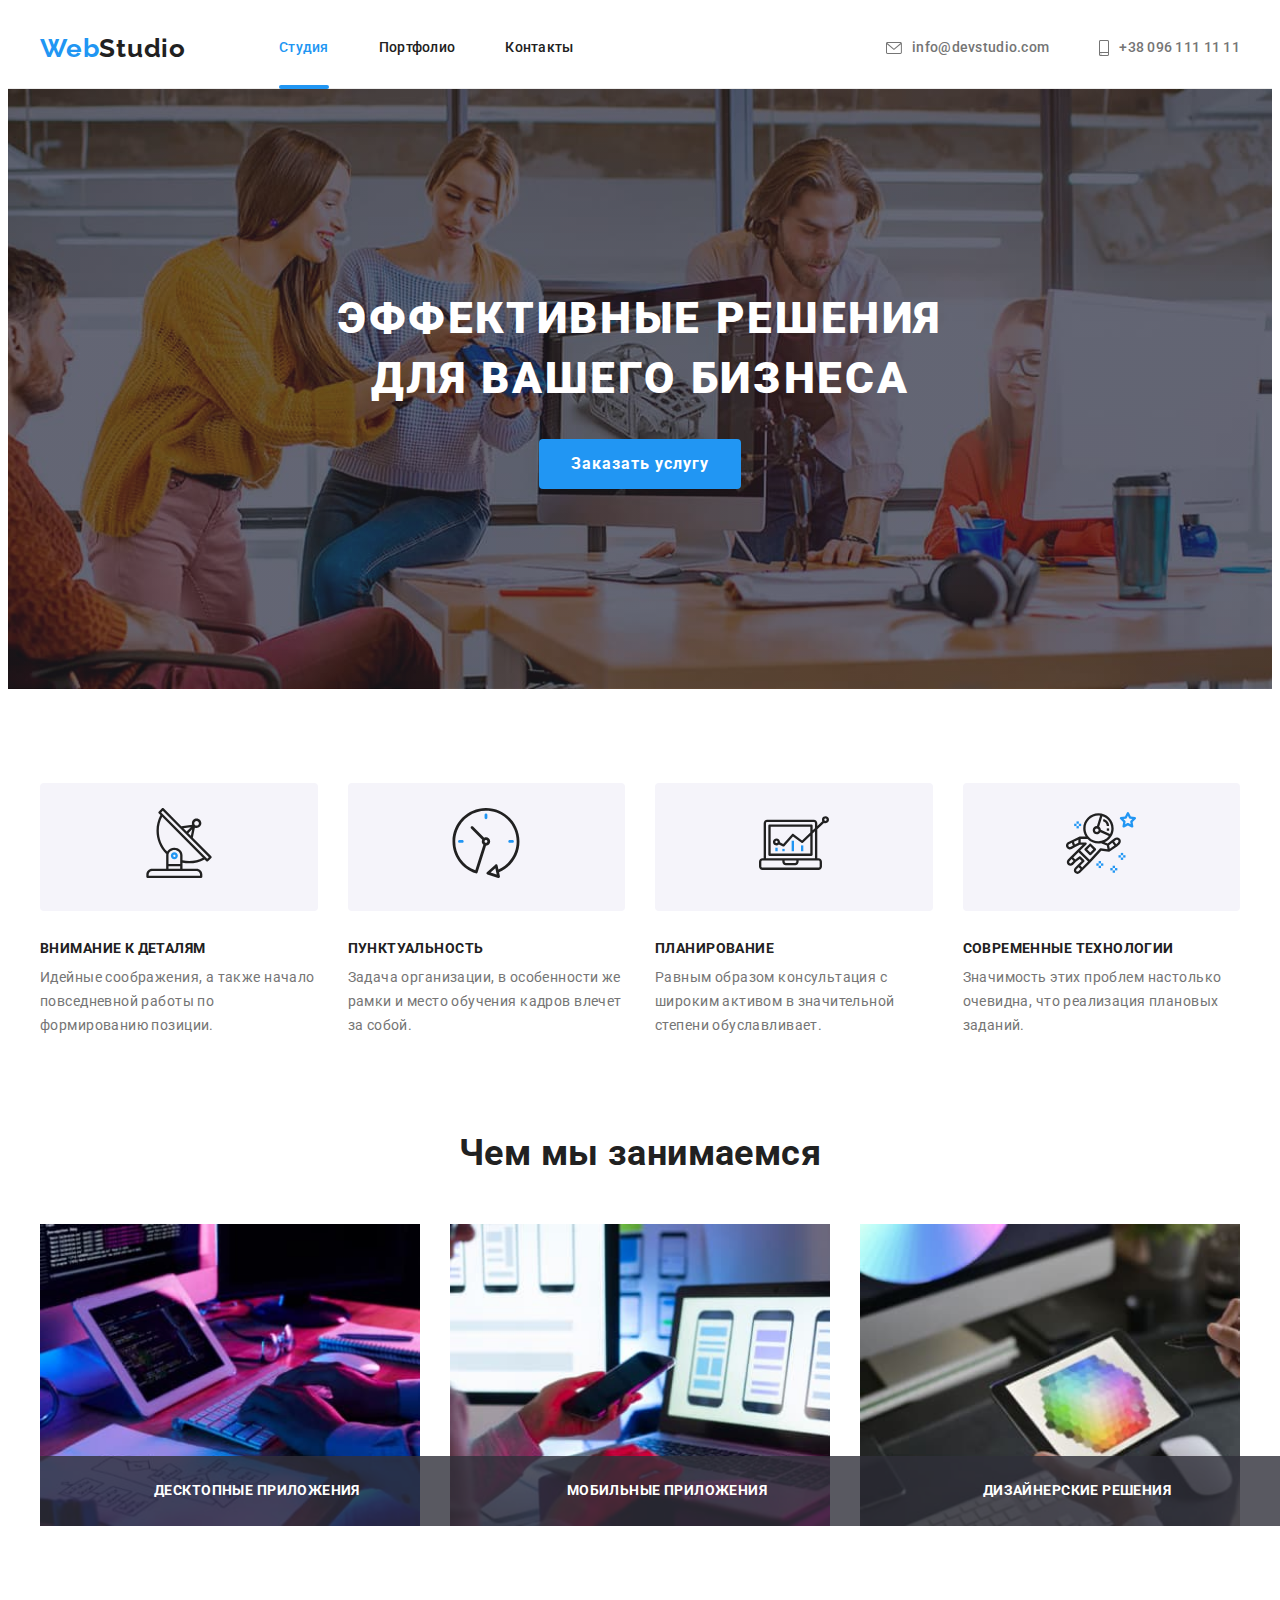
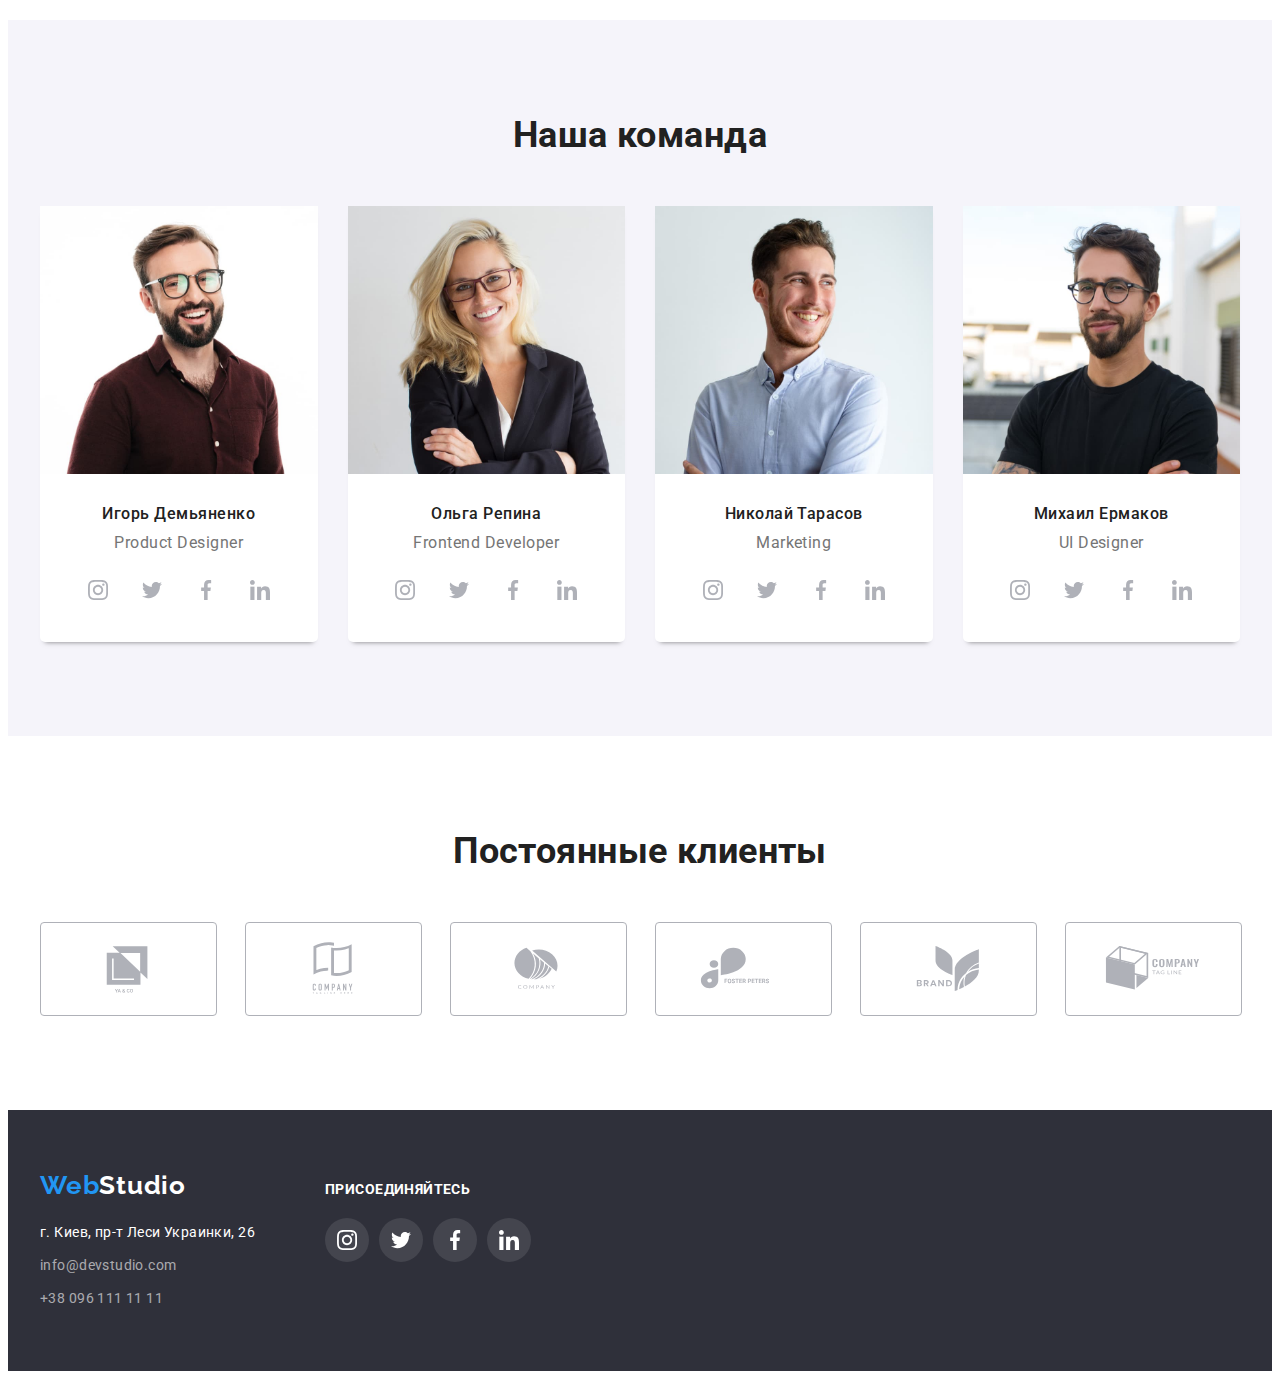
<file: index.html>
<!DOCTYPE html>
<html lang="ru">
  <head>
    <meta http-equiv="X-UA-Compatible" content="IE=edge">
    <meta name="viewport" content="width=device-width, initial-scale=1.0">
    <title>Разработка сайтов</title>
    <link rel="preconnect" href="https://fonts.googleapis.com">
    <link rel="preconnect" href="https://fonts.gstatic.com" crossorigin>
    <link href="https://fonts.googleapis.com/css2?family=Raleway:wght@700&family=Roboto:wght@400;500;700;900&display=swap"
      rel="stylesheet">
      <link rel="stylesheet" href="https://cdnjs.cloudflare.com/ajax/libs/modern-normalize/1.1.0/modern-normalize.min.css"
        integrity="sha512-wpPYUAdjBVSE4KJnH1VR1HeZfpl1ub8YT/NKx4PuQ5NmX2tKuGu6U/JRp5y+Y8XG2tV+wKQpNHVUX03MfMFn9Q=="
        crossorigin="anonymous" referrerpolicy="no-referrer" />
    <link rel="stylesheet" href="./css/reset.css">
    <link rel="stylesheet" href="./css/styles.css">
  </head>
  <body>
    <!-- раздел с логотипом, навигацией и контактами -->
    <header class="head">
      <div class="container header-container">
       <nav class="head-navigation">
        <a lang="en" class="link logo-link" href="./index.html">Web<span class="logo-header">Studio</span>
        </a>
        <ul class="list navigation-list">
          <li class="navigation-item"><a class="link navigation-link current" href="./index.html">Студия</a></li>
          <li class="navigation-item"><a class="link navigation-link" href="./portfolio.html">Портфолио</a></li>
          <li class="navigation-item"><a class="link navigation-link" href="">Контакты</a></li>
        </ul>
        </nav>
        <ul class="list contakts-list">
          <li  class="contakts-item">
            <a class="link navigation-link" href="mailto:info@devstudio.com">
              <svg class="contakts-link-icon" width="16" height="12">
                <use href="./images/icons.svg#icon-envelope"></use>
              </svg>info@devstudio.com</a></li>
          <li class="contakts-item">
            <a class="link navigation-link" href="tel:+380961111111">
              <svg class="contakts-link-icon" width="10" height="16">
                <use href="./images/icons.svg#icon-smartphone" width="10" height="16"></use>
              </svg>+38 096 111 11 11</a></li>
        </ul>
       </div>
    </header>
    <main>
        <!--секция - шапка сайта с заголовком и кнопкой - HERO-->
      <section class="hero">  
        <div class="container">
         <h1 class="hero-title">Эффективные решения для вашего бизнеса</h1>
         <button type="button" class="hero-btn" data-modal-open>Заказать услугу</button>
        </div>
      </section>
        <!-- Секция с описанием достоинств компании -->
      <section class="about section">
        <div class="container">
        <h2 class="visually-hidden">Особенности нашей команды</h2>
        <ul class="list about-list">
       
          <li class="about-item">
          <div class="about-box-icon">
            <svg width="70" height="70">
              <use href="./images/icons.svg#icon-antenna"/>
            </svg>
          </div>
          <h3 class="title about-title">Внимание к деталям</h3>
          <p class="about-aftertitle">Идейные соображения, а также начало повседневной работы по формированию позиции.</p>
          
         </li>
         <li class="about-item">
          <div class="about-box-icon">
            <svg width="70" height="70">
              <use href="./images/icons.svg#icon-clock"/>
            </svg>
          </div>
          <h3 class="title about-title">Пунктуальность</h3>
           <p class="about-aftertitle">Задача организации, в особенности же рамки и место обучения кадров влечет за собой.</p>
         </li>
         <li class="about-item">
          <div class="about-box-icon">
            <svg width="70" height="70">
              <use href="./images/icons.svg#icon-diagram"/>
            </svg>
          </div>
          <h3 class="title about-title">Планирование</h3>
           <p class="about-aftertitle">Равным образом консультация с широким активом в значительной степени обуславливает.</p>
         </li>
         <li class="about-item">
          <div class="about-box-icon">
            <svg width="70" height="70">
              <use href="./images/icons.svg#icon-astronaut"/>
            </svg>
          </div>
          <h3 class="title about-title">Современные технологии</h3>
           <p class="about-aftertitle">Значимость этих проблем настолько очевидна, что реализация плановых заданий.</p>
         </li>
        </ul>
        </div>
      </section>    
    <!-- Секция с ссылками на описание видов деятельности компании  -->
      <section class="activity section">
        <div class="container">
        <h2 class="section-title activity-title">Чем мы занимаемся</h2>
        <ul class="list activity-list">
          <li class="activity-item">
            <img 
              src="./images/box_1.jpg" 
              alt="человек пишет програмный код на планшете" 
              width="370"
            >
            <h3 class="activity-item-text">десктопные приложения</h3>
          </li>
          <li class="activity-item">
            <img 
              src="./images/box_2.jpg" 
              alt="человек разрабатывает макет сайта для телефона" 
              width="370"
            >
            <h3 class="activity-item-text">мобильные приложения</h3>
          </li>
          <li class="activity-item">
            <img 
              src="./images/box_3.jpg" 
              alt="человек выбирает на планшете цвет из цветовой гаммы" 
              width="370"
            >
            <h3 class="activity-item-text">дизайнерские решения</h3>
          </li>
        </ul>
        </div>
      </section>
    <!-- Секция с фото, фамилиями, именами и должностями сотрудников компании  -->
      <section class="collective section">
        <div class="container">
        <h2 class="title section-title">Наша команда</h2>
        <ul class="list collective-list">
          <li class="collective-item">
            <img 
              src="./images/igor.jpg" 
              alt="Фото Игоря Демьяненко" 
              width="270"
            >
            <div class="collective-member-caption">
              <h3 class="collective-member">Игорь Демьяненко</h3>
              <p lang="en" class="collective-member-prof">Product Designer</p>
              <ul class="member-social-list list">
                <li class="member-social-list-item">
                  <a class="member-social-link" href="" target="_blank" 
                rel="noreferrer noopener nofollow">
                    <svg class="member-social-link-icon">
                      <use href="./images/icons.svg#icon-instagram"></use>
                    </svg>
                  </a>
                </li>
                <li class="member-social-list-item">
                  <a class="member-social-link" href="" target="_blank" 
                rel="noreferrer noopener nofollow">
                    <svg class="member-social-link-icon">
                      <use href="./images/icons.svg#icon-twitter"></use>
                    </svg>
                  </a>
                </li>
                <li class="member-social-list-item">
                  <a class="member-social-link" href="" target="_blank" 
                rel="noreferrer noopener nofollow">
                    <svg class="member-social-link-icon">
                      <use href="./images/icons.svg#icon-facebook"></use>
                    </svg>
                  </a>
                </li>
                <li class="member-social-list-item">
                  <a class="member-social-link" href="" target="_blank" 
                rel="noreferrer noopener nofollow">
                    <svg class="member-social-link-icon">
                      <use href="./images/icons.svg#icon-linkedin"></use>
                    </svg>
                  </a>
                </li>
              </ul>
            </div>
             <li class="collective-item">
              <img src="./images/olga.jpg" alt="Фото Ольги Репиной" width="270">
              <div class="collective-member-caption">
                <h3 class="collective-member">Ольга Репина</h3>
                <p lang="en" class="collective-member-prof">Frontend Developer</p>
                <ul class="member-social-list list">
                  <li class="member-social-list-item">
                    <a class="member-social-link" href="" target="_blank" 
                rel="noreferrer noopener nofollow">
                      <svg class="member-social-link-icon">
                        <use href="./images/icons.svg#icon-instagram"></use>
                      </svg>
                    </a>
                  </li>
                  <li class="member-social-list-item">
                    <a class="member-social-link" href="" target="_blank" 
                rel="noreferrer noopener nofollow">
                      <svg class="member-social-link-icon">
                        <use href="./images/icons.svg#icon-twitter"></use>
                      </svg>
                    </a>
                  </li>
                  <li class="member-social-list-item">
                    <a class="member-social-link" href="" target="_blank" 
                rel="noreferrer noopener nofollow">
                      <svg class="member-social-link-icon">
                        <use href="./images/icons.svg#icon-facebook"></use>
                      </svg>
                    </a>
                  </li>
                  <li class="member-social-list-item">
                    <a class="member-social-link" href="" target="_blank" 
                rel="noreferrer noopener nofollow">
                      <svg class="member-social-link-icon">
                        <use href="./images/icons.svg#icon-linkedin"></use>
                      </svg>
                    </a>
                  </li>
                </ul>
              </div>
            </li>
          <li class="collective-item">
            <img 
              src="./images/mykola.jpg" 
              alt="Фото Николая Тарасова" 
              width="270"
            >
            <div class="collective-member-caption">
              <h3 class="collective-member">Николай Тарасов</h3>  
              <p lang="en" class="collective-member-prof">Marketing</p> 
              <ul class="member-social-list list">
                <li class="member-social-list-item">
                  <a class="member-social-link" href="" target="_blank" 
                rel="noreferrer noopener nofollow">
                    <svg class="member-social-link-icon">
                      <use href="./images/icons.svg#icon-instagram"></use>
                    </svg>
                  </a>
                </li>
                <li class="member-social-list-item">
                  <a class="member-social-link" href="" target="_blank" 
                rel="noreferrer noopener nofollow">
                    <svg class="member-social-link-icon">
                      <use href="./images/icons.svg#icon-twitter"></use>
                    </svg>
                  </a>
                </li>
                <li class="member-social-list-item">
                  <a class="member-social-link" href="" target="_blank" 
                rel="noreferrer noopener nofollow">
                    <svg class="member-social-link-icon">
                      <use href="./images/icons.svg#icon-facebook"></use>
                    </svg>
                  </a>
                </li>
                <li class="member-social-list-item">
                  <a class="member-social-link" href="" target="_blank" 
                rel="noreferrer noopener nofollow">
                    <svg class="member-social-link-icon">
                      <use href="./images/icons.svg#icon-linkedin"></use>
                    </svg>
                  </a>
                </li>
              </ul>
            </div>
            </li>
          <li class="collective-item">
            <img 
              src="./images/mihail.jpg" 
              alt="Фото Михаила Ермакова" 
              width="270"
            >
            <div class="collective-member-caption">
              <h3 class="collective-member">Михаил Ермаков</h3>  
              <p lang="en" class="collective-member-prof">UI Designer</p> 
              <ul class="member-social-list list">
                <li class="member-social-list-item">
                  <a class="member-social-link" href="" target="_blank" 
                rel="noreferrer noopener nofollow">
                    <svg class="member-social-link-icon">
                      <use href="./images/icons.svg#icon-instagram"></use>
                    </svg>
                  </a>
                </li>
                <li class="member-social-list-item">
                  <a class="member-social-link" href="" target="_blank" 
                rel="noreferrer noopener nofollow">
                    <svg class="member-social-link-icon">
                      <use href="./images/icons.svg#icon-twitter"></use>
                    </svg>
                  </a>
                </li>
                <li class="member-social-list-item">
                  <a class="member-social-link" href="" target="_blank" 
                rel="noreferrer noopener nofollow">
                    <svg class="member-social-link-icon">
                      <use href="./images/icons.svg#icon-facebook"></use>
                    </svg>
                  </a>
                </li>
                <li class="member-social-list-item">
                  <a class="member-social-link" href="" target="_blank" 
                rel="noreferrer noopener nofollow">
                    <svg class="member-social-link-icon">
                      <use href="./images/icons.svg#icon-linkedin"></use>
                    </svg>
                  </a>
                </li>
              </ul>
            </div>
            </li>
        </ul>
        </div>
      </section>
      <!-- Секция с лого клиентов компании  -->
      <section class="customer-section">
        <div class="container">
          <h2 class="title section-title">Постоянные клиенты</h2>
            <ul class="list customer-list">
              <li class="customer-list-item">
                <a class="customer-list-item-link" href="" target="_blank" 
                rel="noreferrer noopener nofollow">
                  <svg class="customer-list-item-link-icon" width="106" height="60">
                    <use href="./images/icons.svg#icon-Logo"></use>
                  </svg>
                </a>                           
              </li>
              <li class="customer-list-item">
                <a class="customer-list-item-link" href="" target="_blank" 
                rel="noreferrer noopener nofollow">
                  <svg class="customer-list-item-link-icon" width="106" height="60">
                    <use href="./images/icons.svg#icon-Logo1" ></use>
                  </svg>
                </a>
              </li>
              <li class="customer-list-item">
                <a class="customer-list-item-link" href="" target="_blank" 
                rel="noreferrer noopener nofollow">
                  <svg class="customer-list-item-link-icon" width="106" height="60">
                    <use href="./images/icons.svg#icon-Logo2"></use>
                  </svg>
                </a>
              </li>
              <li class="customer-list-item">
                <a class="customer-list-item-link" href="" target="_blank" 
                rel="noreferrer noopener nofollow">
                  <svg class="customer-list-item-link-icon" width="106" height="60">
                    <use href="./images/icons.svg#icon-Logo3"></use>
                  </svg>
                </a>
              </li>
              <li class="customer-list-item">
                <a class="customer-list-item-link" href="" target="_blank" 
                rel="noreferrer noopener nofollow">
                  <svg class="customer-list-item-link-icon" width="106" height="60">
                    <use href="./images/icons.svg#icon-Logo4"></use>
                  </svg>
                </a>
              </li>
              <li class="customer-list-item">
                <a class="customer-list-item-link" href="" target="_blank" 
                rel="noreferrer noopener nofollow">
                  <svg class="customer-list-item-link-icon" width="106" height="60">
                    <use href="./images/icons.svg#icon-Logo5"></use>
                  </svg>
                </a>
              </li>
          </ul>
        </div>
      </section>
    </main>
    <!-- Раздел со ссылкой-логотипом и контактными данными компании -->
    <footer class="foot">
      <div class="container foot-container">
        <div class="foot-cont-item">
          <a lang="en" class="link logo-link logo-link-bottom" href="./index.html">Web<span class="logo-footer">Studio</span>
          </a>
          <address class="foot-adrs">
            <ul class="list foot-adrs-list">
              <li class="foot-adrs-item">
                <a class="link foot-adrs-link" 
                href="https://goo.gl/maps/9pCc8G5kGunAkQfJA"
                target="_blank" 
                rel="noreferrer noopener nofollow">
                г. Киев, пр-т Леси Украинки, 26
                </a>
              </li>
              <li class="foot-adrs-item">
                <a class="link foot-adrs-link" href="mailto:info@devstudio.com">info@devstudio.com</a>
              </li>
              <li class="foot-adrs-item">
                <a class="link foot-adrs-link" href="tel:+380961111111">+38 096 111 11 11</a>
              </li>
            </ul>
          </address>
        </div>
        <div class="foot-cont-item">
          <h3 class="title about-title foot-social-link-title">присоединяйтесь</h3>
          <ul class="member-social-list list">
            <li class="member-social-list-item">
              <a class="member-social-link" href=""  target="_blank" 
                rel="noreferrer noopener nofollow">
                <svg class="member-social-link-icon">
                  <use href="./images/icons.svg#icon-instagram"></use>
                </svg>
              </a>
            </li>
            <li class="member-social-list-item">
              <a class="member-social-link" href="" target="_blank" 
                rel="noreferrer noopener nofollow">
                <svg class="member-social-link-icon">
                  <use href="./images/icons.svg#icon-twitter"></use>
                </svg>
              </a>
            </li>
            <li class="member-social-list-item">
              <a class="member-social-link" href="" target="_blank" 
                rel="noreferrer noopener nofollow">
                <svg class="member-social-link-icon">
                  <use href="./images/icons.svg#icon-facebook"></use>
                </svg>
              </a>
            </li>
            <li class="member-social-list-item">
              <a class="member-social-link" href="" target="_blank" 
                rel="noreferrer noopener nofollow">
                <svg class="member-social-link-icon">
                  <use href="./images/icons.svg#icon-linkedin"></use>
                </svg>
              </a>
            </li>
          </ul>
        </div>
      </div>
    </footer>
    <div class="backdrop is-hidden" data-modal>
      <div class="modal">
        <button type="button" class="modal-close" data-modal-close>
            <svg class="modal-close-icon" width="11" height="11">
              <use href="./images/icons.svg#icon-close"/>
            </svg>
                  </button>
      </div>
    </div>
    <script src="./js/modal.js"></script>
  </body>
</html>
</file>
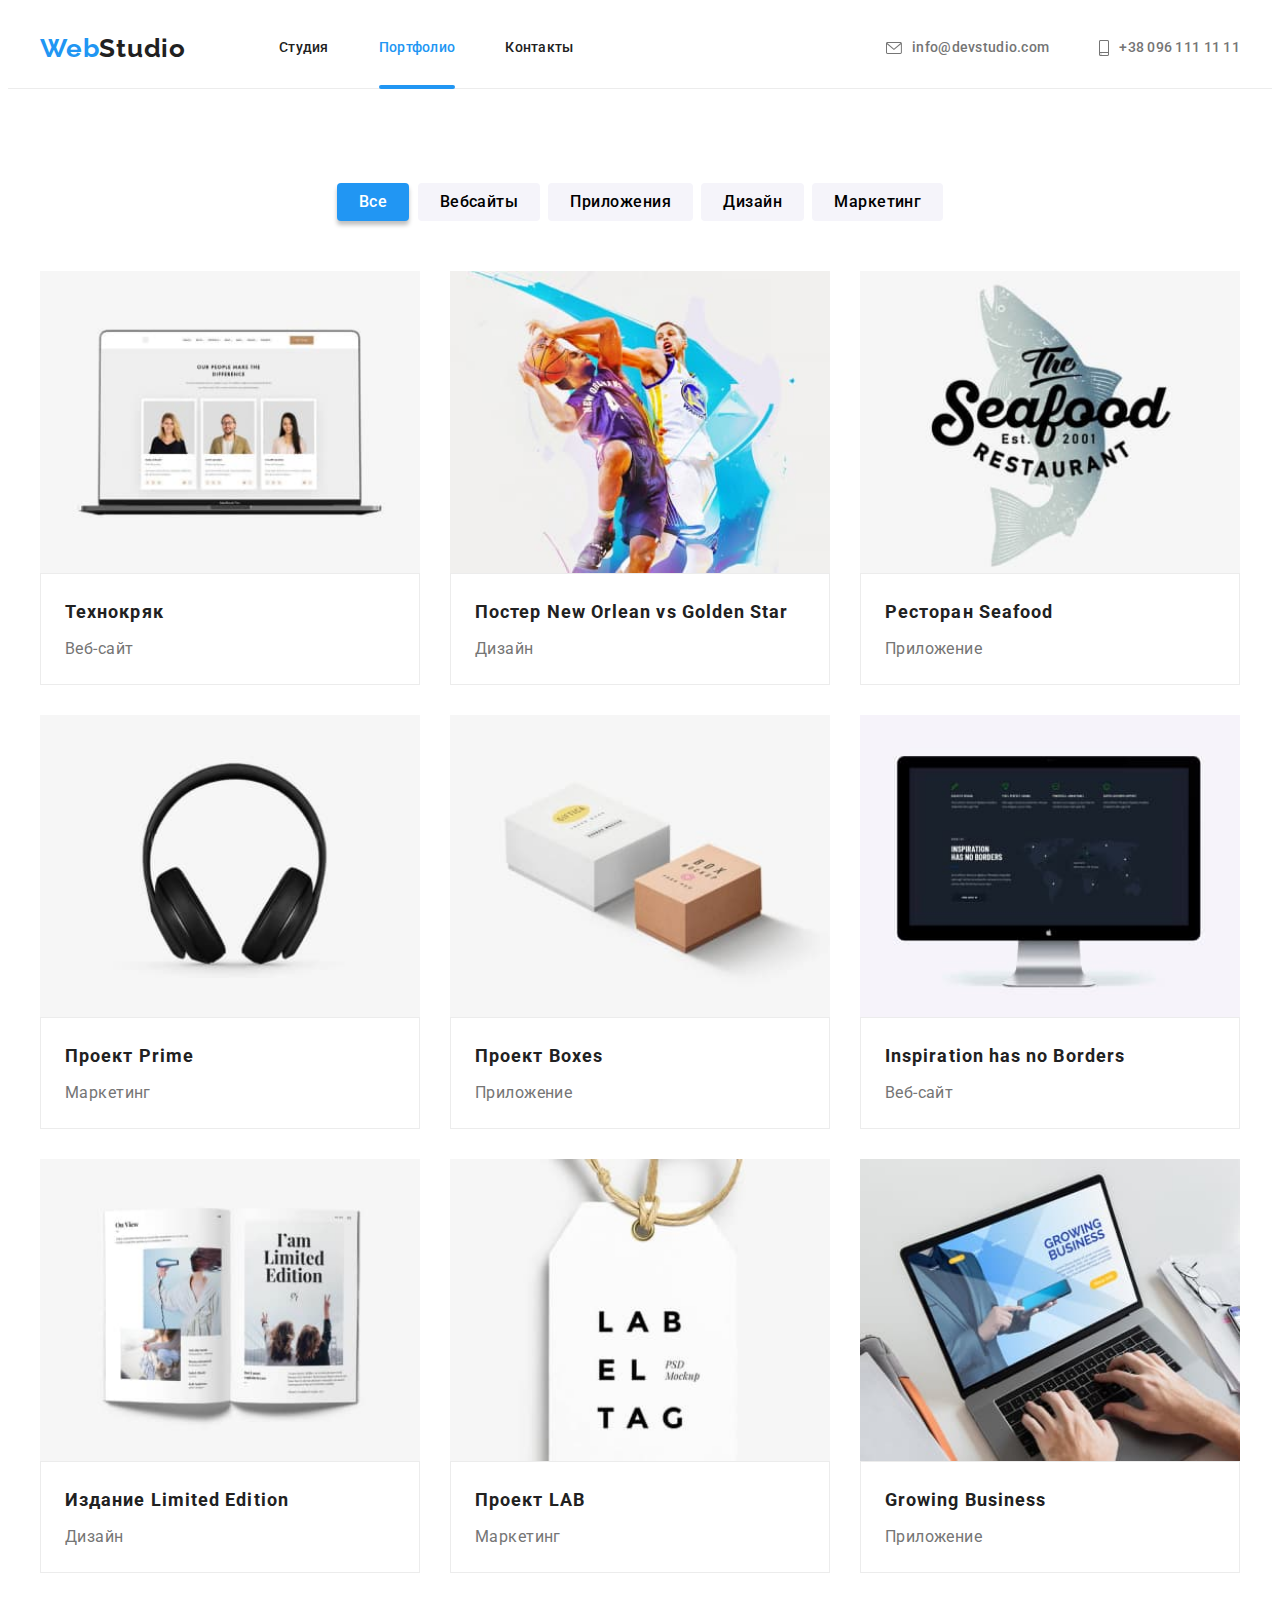
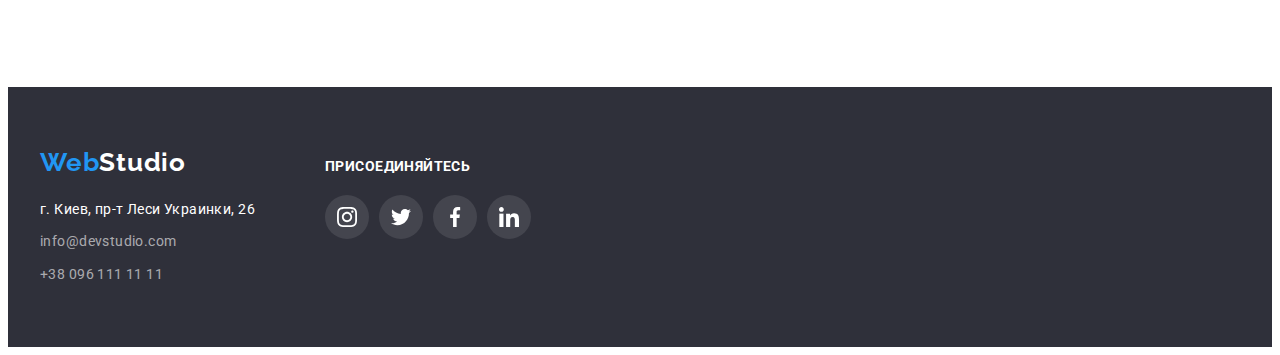
<file: portfolio.html>
<!DOCTYPE html>
<html lang="ru">

<head>
    <meta http-equiv="X-UA-Compatible" content="IE=edge">
    <meta name="viewport" content="width=device-width, initial-scale=1.0">
    <title>WebStudio - портфолио</title>
    <link rel="preconnect" href="https://fonts.googleapis.com">
    <link rel="preconnect" href="https://fonts.gstatic.com" crossorigin>
    <link href="https://fonts.googleapis.com/css2?family=Raleway:wght@700&family=Roboto:wght@400;500;700;900&display=swap"
    rel="stylesheet">
    <link rel="stylesheet" href="https://cdnjs.cloudflare.com/ajax/libs/modern-normalize/1.1.0/modern-normalize.min.css"
    integrity="sha512-wpPYUAdjBVSE4KJnH1VR1HeZfpl1ub8YT/NKx4PuQ5NmX2tKuGu6U/JRp5y+Y8XG2tV+wKQpNHVUX03MfMFn9Q=="
    crossorigin="anonymous" referrerpolicy="no-referrer" />
  <link rel="stylesheet" href="./css/reset.css">
  <link rel="stylesheet" href="./css/styles.css">
   
</head>

<body>
    <!-- раздел с логотипом, навигацией и контактами -->
  <header class="head">
    <div class="container header-container">
      <nav class="head-navigation">
        <a lang="en" class="link logo-link" href="./index.html">Web<span class="logo-header">Studio</span>
        </a>
        <ul class="list navigation-list">
          <li class="navigation-item"><a class="link navigation-link" href="./index.html">Студия</a></li>
          <li class="navigation-item"><a class="link navigation-link current" href="./portfolio.html">Портфолио</a></li>
          <li class="navigation-item"><a class="link navigation-link" href="">Контакты</a></li>
        </ul>
      </nav>
      <ul class="list contakts-list">
        <li class="contakts-item">
          <a class="link navigation-link" href="mailto:info@devstudio.com">
            <svg class="contakts-link-icon" width="16" height="12">
              <use href="./images/icons.svg#icon-envelope"></use>
            </svg>info@devstudio.com</a>
        </li>
        <li class="contakts-item">
          <a class="link navigation-link" href="tel:+380961111111">
            <svg class="contakts-link-icon" width="10" height="16">
              <use href="./images/icons.svg#icon-smartphone" width="10" height="16"></use>
            </svg>+38 096 111 11 11</a>
        </li>
      </ul>
    </div>
  </header>
    <!--секция - кнопки фильтры  -->
    <main class="catalog">
      <section class="section">
        <div class="container">
        <h1 class="catalog-title visually-hidden">Каталог наших работ</h1>
        <ul class="list catalog-btn-list">      
          <li class="catalog-item"><button type="button" class="catalog-button current-catalog-button">Все</button></li>
          <li class="catalog-item"><button type="button" class="catalog-button">Вебсайты</button></li>
          <li class="catalog-item"><button type="button" class="catalog-button">Приложения</button></li>
          <li class="catalog-item"><button type="button" class="catalog-button">Дизайн</button></li>
          <li class="catalog-item"><button type="button" class="catalog-button">Маркетинг</button></li>
        </ul>
        <ul class="list catalog-list">
            <li class="catalog-list-item">
                <a class="link catalog-list-item-link" href="" target="_blank" rel="noreferrer noopener nofollow">
                  <div class="catalog-item-wrap">
                    <img src="./images/portfolio1.jpg" alt="Сайт на экране раскрытого ультрабука" width="370" height="294">
                    <p class="catalog-list-img-text">Технокряк это современная площадка распространения коронавируса. Компании используют эту платформу для цифрового
                  шпионажа и атак на защищённые сервера конкурентов.</p>
                  </div>
                  <div class="catalog-list-item-caption">
                      <h2 class="title catalog-list-item-title">Технокряк</h2>
                      <p class="catalog-list-item-product">Веб-сайт</p>
                    </div>
                </a>
            </li>
            <li class="catalog-list-item">
                <a class="link catalog-list-item-link" href="" target="_blank" rel="noreferrer noopener nofollow">
                  <div class="catalog-item-wrap">
                  <img src="./images/portfolio2.jpg" alt="Два баскетболиста с мячом в прыжке" width="370" height="294">
                    <p class="catalog-list-img-text">Далеко-далеко за словесными, горами в стране гласных и согласных живут рыбные тексты. До семантика путь, знаках родного мир маленькая пояс моей домах. Парадигматическая запятой решила рукопись послушавшись обеспечивает lorem, встретил прямо от всех вопрос. Там, толку ручеек буквоград свое жизни семантика семь меня?Далеко-далеко за словесными горами в стране гласных и согласных живут рыбные тексты. Путь взгляд большого заглавных по всей ручеек приставка своих продолжил.</p>
                  </div>
                    <div class="catalog-list-item-caption">
                      <h2 class="title catalog-list-item-title">Постер New Orlean vs Golden Star</h2>
                      <p class="catalog-list-item-product">Дизайн</p>
                  </div>
                </a>
            </li>
            <li class="catalog-list-item">
                <a class="link catalog-list-item-link" href="" target="_blank" rel="noreferrer noopener nofollow">
                <div class="catalog-item-wrap">
                  <img src="./images/portfolio3.jpg" alt="Логотип ресторана на фоне рыбины" width="370" height="294">
                  <p class="catalog-list-img-text">Далеко-далеко за словесными горами в стране гласных и согласных живут рыбные тексты. Путь переписали имени ты? Щеке деревни взобравшись то диких агентство.</p>
                </div>
                  <div class="catalog-list-item-caption">
                  <h2 class="title catalog-list-item-title">Ресторан Seafood</h2>
                  <p class="catalog-list-item-product">Приложение</p>
                </div>
                </a>
            </li>
            <li class="catalog-list-item">
                <a class="link catalog-list-item-link" href="" target="_blank" rel="noreferrer noopener nofollow">
                  <div class="catalog-item-wrap">
                  <img src="./images/portfolio4.jpg" alt="Головные наушники черного цвета" width="370" height="294">
                  <p class="catalog-list-img-text">Далеко-далеко за словесными горами, в стране гласных и согласных живут рыбные тексты. Запятой родного дороге коварных рукопись всемогущая там свой не выйти.</p>
                  </div>
                  <div class="catalog-list-item-caption">
                  <h2 class="title catalog-list-item-title">Проект Prime</h2>
                  <p class="catalog-list-item-product">Маркетинг</p>
                </div>
                </a>
            </li>
            <li class="catalog-list-item">
                <a class="link catalog-list-item-link" href="" target="_blank" rel="noreferrer noopener nofollow">
                <div class="catalog-item-wrap">
                  <img src="./images/portfolio5.jpg" alt="Две прямоугольные коробки" width="370" height="294">
                  <p class="catalog-list-img-text">Далеко-далеко за словесными горами в стране гласных и согласных живут рыбные тексты. Ipsum оксмокс коварный домах рукопись даль маленький текстами рот грустный.</p>
                  </div>
                  <div class="catalog-list-item-caption">
                  <h2 class="title catalog-list-item-title">Проект Boxes</h2>
                  <p class="catalog-list-item-product">Приложение</p>
                </div>
                </a>
            </li>
            <li class="catalog-list-item">
                <a class="link catalog-list-item-link" href="" target="_blank" rel="noreferrer noopener nofollow">
                <div class="catalog-item-wrap">
                  <img src="./images/portfolio6.jpg" alt="Сайт на экране Аймак" width="370" height="294">
                  <p class="catalog-list-img-text">Далеко-далеко за словесными горами в стране гласных и согласных живут рыбные тексты. Рыбного рукописи ты своих повстречался ручеек переписали меня взгляд безопасную?</p>
                  </div>
                  <div class="catalog-list-item-caption">
                  <h2 class="title catalog-list-item-title">Inspiration has no Borders</h2>
                  <p class="catalog-list-item-product">Веб-сайт</p>
                </div>
                </a>
            </li>
            <li class="catalog-list-item">
                <a class="link catalog-list-item-link" href="" target="_blank" rel="noreferrer noopener nofollow">
                  <div class="catalog-item-wrap">
                  <img src="./images/portfolio7.jpg" alt="Раскрытая книга с иллюстрациями" width="370" height="294">
                  <p class="catalog-list-img-text">Далеко-далеко за словесными горами в стране гласных и согласных живут рыбные тексты. Последний ты коварный оксмокс на берегу имеет большой правилами заманивший своих.</p>
                  </div>
                  <div class="catalog-list-item-caption">
                  <h2 class="title catalog-list-item-title">Издание Limited Edition</h2>
                  <p class="catalog-list-item-product">Дизайн</p>
                </div>
                </a>
            </li>
            <li class="catalog-list-item">
                <a class="link catalog-list-item-link" href="" target="_blank" rel="noreferrer noopener nofollow">
                <div class="catalog-item-wrap">
                  <img src="./images/portfolio8.jpg" alt="Товарная бирка на веревочке" width="370" height="294">
                  <p class="catalog-list-img-text">Далеко-далеко за словесными горами в стране гласных и согласных живут рыбные тексты. Моей пояс жизни осталось, безопасную агентство живет собрал то своего?</p>
                  </div>
                  <div class="catalog-list-item-caption">
                  <h2 class="title catalog-list-item-title">Проект LAB</h2>
                  <p class="catalog-list-item-product">Маркетинг</p>
                </div>
                </a>
            </li>
            <li class="catalog-list-item">
                <a class="link catalog-list-item-link" href="" target="_blank" rel="noreferrer noopener nofollow">
                <div class="catalog-item-wrap">
                  <img src="./images/portfolio9.jpg" alt="Руки на клавиатуре ноутбука" width="370" height="294">
                  <p class="catalog-list-img-text">Далеко-далеко за словесными горами, в стране гласных и согласных живут
                     рыбные тексты. Океана что то там моей! Запятых подпоясал безопасную реторический власти?Далеко-далеко за словесными горами, в стране гласных и согласных живут
                    рыбные тексты. Океана что то там моей! Запятых подпоясал безопасную реторический власти?Далеко-далеко за словесными горами, в стране гласных и согласных живут
                    рыбные тексты. Океана что то там моей! Запятых подпоясал безопасную реторический власти?</p>
                 </div> 
                  <div class="catalog-list-item-caption">
                  <h2 class="title catalog-list-item-title">Growing Business</h2>
                  <p class="catalog-list-item-product">Приложение</p>
                </div>
                </a>
            </li>
        </ul>
        </div>
      </section>
    </main>
    <!-- Раздел со ссылкой-логотипом и контактными данными компании -->
  <footer class="foot">
    <div class="container foot-container">
      <div class="foot-cont-item">
        <a lang="en" class="link logo-link logo-link-bottom" href="./index.html">Web<span
            class="logo-footer">Studio</span>
        </a>
        <address class="foot-adrs">
          <ul class="list foot-adrs-list">
            <li class="foot-adrs-item">
              <a class="link foot-adrs-link" href="https://goo.gl/maps/9pCc8G5kGunAkQfJA" target="_blank"
                rel="noreferrer noopener nofollow">
                г. Киев, пр-т Леси Украинки, 26
              </a>
            </li>
            <li class="foot-adrs-item">
              <a class="link foot-adrs-link" href="mailto:info@devstudio.com">info@devstudio.com</a>
            </li>
            <li class="foot-adrs-item">
              <a class="link foot-adrs-link" href="tel:+380961111111">+38 096 111 11 11</a>
            </li>
          </ul>
        </address>
      </div>
      <div class="foot-cont-item">
        <h3 class="title about-title foot-social-link-title">присоединяйтесь</h3>
        <ul class="member-social-list list">
          <li class="member-social-list-item">
            <a class="member-social-link" href="" target="_blank" rel="noreferrer noopener nofollow">
              <svg class="member-social-link-icon">
                <use href="./images/icons.svg#icon-instagram"></use>
              </svg>
            </a>
          </li>
          <li class="member-social-list-item">
            <a class="member-social-link" href="" target="_blank" rel="noreferrer noopener nofollow">
              <svg class="member-social-link-icon">
                <use href="./images/icons.svg#icon-twitter"></use>
              </svg>
            </a>
          </li>
          <li class="member-social-list-item">
            <a class="member-social-link" href="" target="_blank" rel="noreferrer noopener nofollow">
              <svg class="member-social-link-icon">
                <use href="./images/icons.svg#icon-facebook"></use>
              </svg>
            </a>
          </li>
          <li class="member-social-list-item">
            <a class="member-social-link" href="" target="_blank" rel="noreferrer noopener nofollow">
              <svg class="member-social-link-icon">
                <use href="./images/icons.svg#icon-linkedin"></use>
              </svg>
            </a>
          </li>
        </ul>
      </div>
    </div>
  </footer>
</body>

</html>
</file>
<file: css/styles.css>
:root {
  --textcolor: #212121;
  --textcolor2: #757575;
  --brandcolor: #2196f3;
  --backgroundcolor: #2f303a;
  --backgroundcolor2: #f5f4fa;
  --whitetextcolor: #fff;
  --herobtnfocuscolor: #188ce8;
  --footaddresscolor: rgba(255, 255, 255, 0.6);
  --sociallinkcolor: rgba(175, 177, 184, 1);
  --catalogbackgroundtext: rgba(33, 150, 243, 0.9);
  --item-background: rgba(47, 48, 58, 0.8);
  --transition1: 250ms cubic-bezier(0.4, 0, 0.2, 1);
}

body {
  font-family: 'Roboto', sans-serif;
  font-size: 14px;
  line-height: 1.71;
  letter-spacing: 00.03em;
  color: var(--textcolor2);
}

.link {
  text-decoration: none;
  color: inherit;
}

.visually-hidden {
  position: absolute;
  white-space: nowrap;
  width: 1px;
  height: 1px;
  overflow: hidden;
  border: 0;
  padding: 0;
  clip: rect(0 0 0 0);
  clip-path: inset(50%);
  margin: -1px;
}

.navigation-list {
  color: var(--textcolor);
}

.navigation-link {
  font-weight: 500;
  font-size: 14px;
  line-height: 1.14;
  letter-spacing: 0.02em;
  padding-top: 32px;
  padding-bottom: 32px;
  display: flex;
  align-items: center;
  transition: color var(--transition1);
}

.navigation-link:hover,
.navigation-link:focus {
  color: var(--brandcolor);
}
.current {
  color: var(--brandcolor);
  position: relative;
}

.current::after {
  content: '';
  width: 100%;
  height: 4px;
  border-radius: 2px;
  position: absolute;
  left: 0;
  bottom: 0;
  background-color: var(--brandcolor);
  margin-bottom: -1px;
}

.contakts-link-icon {
  margin-right: 10px;
  fill: currentColor;
}

.hero-title {
  font-weight: 900;
  font-size: 44px;
  line-height: 1.36;
  letter-spacing: 0.06em;
  text-transform: uppercase;
  max-width: 700px;
  margin-right: auto;
  margin-left: auto;
}

.section-title {
  font-size: 36px;
  line-height: 1.17;
  text-align: center;
  color: var(--textcolor);
  margin-bottom: 50px;
}
.about-title {
  font-size: 14px;
  line-height: 1.14;
  text-transform: uppercase;
  margin-bottom: 10px;
}

.title {
  color: var(--textcolor);
}

.collective-item {
  font-size: 16px;
  line-height: 1.19;
  text-align: center;
  letter-spacing: 0.03em;
}
.collective-member {
  font-weight: 500;
  color: var(--textcolor);
  margin-bottom: 10px;
  font-size: 16px;
}

.collective {
  background-color: var(--backgroundcolor2);
  max-width: 1600px;
  margin: auto;
}
.collective-item {
  background-color: var(--whitetextcolor);
}
.logo-link {
  font-family: Raleway;
  font-weight: bold;
  font-size: 26px;
  line-height: 1.19;
  letter-spacing: 0.03em;
  color: var(--brandcolor);
}

.logo-header {
  color: var(--textcolor);
}
.logo-footer {
  color: var(--whitetextcolor);
}

.foot-adrs {
  font-style: normal;
}
.foot-adrs-item:not(:last-child) {
  margin-bottom: 9px;
}

.foot-adrs-link[target='_blank'] {
  color: var(--whitetextcolor);
}

.foot-adrs-link {
  color: var(--footaddresscolor);
  transition: color var(--transition1);
}

.foot-adrs-link:hover,
.foot-adrs-link:focus {
  color: var(--brandcolor);
}
.foot-social-link-title {
  color: var(--whitetextcolor);
  margin-bottom: 20px;
}
.foot-container {
  display: flex;
  align-items: baseline;
}
.foot-cont-item {
  display: flex;
  flex-direction: column;
}
.foot-cont-item:not(:last-child) {
  margin-right: 70px;
}
.hero-btn {
  font-family: inherit;
  font-weight: bold;
  font-size: 16px;
  line-height: 1.87;
  letter-spacing: 0.06em;
  color: var(--whitetextcolor);
  background-color: var(--brandcolor);
  cursor: pointer;
  padding: 10px 32px;
  border: none;
  border-radius: 4px;
  margin-top: 30px;
  transition: background-color var(--transition1);
}

.hero-btn:focus,
.hero-btn:hover {
  background-color: var(--herobtnfocuscolor);
}

.catalog-list-item-title {
  font-size: 18px;
  line-height: 2;
  letter-spacing: 0.06em;
  margin-bottom: 4px;
}

.catalog-list-item-product {
  font-size: 16px;
  line-height: 1.87;
}

.catalog-button {
  font-family: inherit;
  background-color: var(--backgroundcolor2);
  cursor: pointer;
  font-weight: 500;
  font-size: 16px;
  line-height: 1.63;
  letter-spacing: 0.03em;
  border: none;
  border-radius: 4px;
  padding: 6px 22px;
  transition: color, box-shadow, background-color var(--transition1);
}

.catalog-button:hover,
.catalog-button:focus,
.current-catalog-button {
  background-color: var(--brandcolor);
  color: var(--whitetextcolor);
  box-shadow: 0px 4px 4px 0px rgba(0, 0, 0, 0.25);
}

.section {
  padding-top: 94px;
  padding-bottom: 94px;
}

.container {
  width: 1200px;
  padding-left: 15px;
  padding-right: 15px;
  margin: 0 auto;
}

.head {
  border-bottom: 1px solid #ececec;
}
.head .logo-link {
  margin-right: 93px;
}
.hero {
  color: var(--whitetextcolor);
  text-align: center;
  padding-top: 200px;
  padding-bottom: 200px;
  background-image: linear-gradient(rgba(47, 48, 58, 0.4), rgba(47, 48, 58, 0.4)),
    url(../images/hero.jpg);
  background-repeat: no-repeat;
  background-position: center;
  background-size: cover, auto;
  max-width: 1600px;
  margin: 0 auto;
}

.activity {
  padding-top: 0;
}

.foot {
  padding-bottom: 60px;
  padding-top: 60px;
  background-color: var(--backgroundcolor);
  color: var(--whitetextcolor);
  margin: 0 auto;
}

.catalog {
  padding-top: 0;
  padding-bottom: 20px;
}

.about-list {
  display: flex;
  flex-wrap: wrap;
  margin-left: -30px;
  margin-top: -30px;
}
.about-item {
  flex-basis: calc(100% / 4 - 30px);
  margin-top: 30px;
  margin-left: 30px;
}

.about-box-icon {
  background-color: var(--backgroundcolor2);
  border-radius: 4px;
  margin-bottom: 30px;
  text-align: center;
  padding: 25px 100px;
}

.activity-list {
  display: flex;
  flex-wrap: wrap;
  margin-left: -30px;
  margin-top: -30px;
}

.activity-item {
  margin-left: 30px;
  margin-top: 30px;
  flex-basis: calc(100% / 3 - 30px);

  position: relative;
}
.activity-item-text {
  font-size: 14px;
  line-height: 1.14;
  letter-spacing: 0.03em;
  text-transform: uppercase;
  text-align: center;
  position: absolute;
  padding: 27px;
  width: 100%;

  bottom: 0;
  background-color: var(--item-background);
  color: var(--whitetextcolor);
}

.collective-list {
  display: flex;
  flex-wrap: wrap;
  margin-left: -30px;
  margin-top: -30px;
}

.collective-item {
  margin-left: 30px;
  margin-top: 30px;
  flex-basis: calc(100% / 4 - 30px);
  border-bottom-left-radius: 5px;
  border-bottom-right-radius: 5px;
  box-shadow: 0 5px 5px -5px rgba(0, 0, 0, 0.5);
}
.collective-member-caption {
  padding-top: 30px;
  padding-bottom: 30px;
}
.member-social-list {
  display: flex;
  justify-content: center;
}
.member-social-list-item + .member-social-list-item {
  margin-left: 10px;
}
.member-social-link {
  width: 44px;
  height: 44px;
  background-color: var(--whitetextcolor);
  display: flex;
  justify-content: center;
  align-items: center;
  border-radius: 50%;
  transition: background-color var(--transition1);
}
.foot .member-social-link {
  background-color: rgba(255, 255, 255, 0.1);
}
.member-social-link-icon {
  width: 20px;
  height: 20px;
  fill: var(--sociallinkcolor);
  transition: fill var(--transition1);
}
.foot .member-social-link-icon {
  fill: var(--whitetextcolor);
}

.member-social-link:hover,
.member-social-link:focus {
  background-color: var(--brandcolor);
}
.member-social-link:hover .member-social-link-icon,
.member-social-link:focus .member-social-link-icon {
  fill: var(--whitetextcolor);
}
.collective-member-prof {
  margin-bottom: 16px;
}
.customer-section {
  padding-top: 94px;
  padding-bottom: 94px;
}
.customer-list {
  display: flex;
  flex-wrap: wrap;
  margin-left: -30px;
  margin-top: -30px;
}
.customer-list-item {
  margin-left: 30px;
  margin-top: 30px;
  flex-basis: calc(100% / 6 - 30px);
}
.customer-list-item-link {
  display: flex;
  align-items: center;
  justify-content: center;
  width: 100%;
  height: 92px;
  border-radius: 4px;
  border: 1px solid var(--sociallinkcolor);
  color: var(--sociallinkcolor);
  transition: color, border var(--transition1);
}

.customer-list-item-link-icon {
  fill: currentColor;
}

.customer-list-item-link:hover,
.customer-list-item-link:focus {
  color: var(--brandcolor);
  border: 1px solid var(--brandcolor);
}

.header-container {
  display: flex;
  align-items: center;
}

.head-navigation {
  display: flex;
  align-items: center;
}
.navigation-list {
  display: flex;
  align-items: center;
}

.contakts-list {
  display: inline-flex;
  align-items: center;
  margin-left: auto;
}

.navigation-item:not(:last-child),
.contakts-item:not(:last-child) {
  margin-right: 50px;
}

.catalog-btn-list {
  display: flex;
  justify-content: center;
  margin-bottom: 50px;
}
.catalog-item {
  min-width: 73px;
  min-height: 38px;
  border-radius: 4px;
}
.catalog-item:not(:last-child) {
  margin-right: 8px;
}

.catalog-list {
  display: flex;
  flex-wrap: wrap;
  margin-left: -30px;
  margin-top: -30px;
}
.catalog-list-item {
  margin-left: 30px;
  margin-top: 30px;
  flex-basis: calc(100% / 3 - 30px);
}
.catalog-list-item-link:hover .catalog-list-img-text,
.catalog-list-item-link:focus .catalog-list-img-text {
  transform: translateY(0);
}
.catalog-item-wrap {
  position: relative;
  overflow: hidden;
}
.catalog-list-img-text {
  position: absolute;
  top: 0;
  left: 0;
  background-color: var(--catalogbackgroundtext);
  color: var(--whitetextcolor);
  font-size: 18px;
  line-height: 1.55;
  padding: 63px 24px;
  height: 100%;
  transform: translateY(100%);
  transition: transform var(--transition1);
  overflow: auto;
}
.catalog-list-img-text::-webkit-scrollbar {
  width: 5px;
}

.catalog-list-img-text::-webkit-scrollbar-track {
  box-shadow: inset 0 0 6px rgba(0, 0, 0, 0.3);
}

.catalog-list-img-text::-webkit-scrollbar-thumb {
  background-color: var(--whitetextcolor);
  outline: 1px solid var(--textcolor2);
}
.catalog-list-item-link {
  display: flex;
  flex-direction: column;
  transition: box-shadow var(--transition1);
}

.catalog-list-item-link:hover,
.catalog-list-item-link:focus {
  box-shadow: 0px 1px 1px rgba(0, 0, 0, 0.12), 0px 4px 4px rgba(0, 0, 0, 0.06),
    1px 4px 6px rgba(0, 0, 0, 0.16);
}
.catalog-list-item-caption {
  padding: 20px 24px;
  border: 1px solid #ececec;
}
.foot .logo-link {
  margin-bottom: 20px;
  display: inline-block;
}

.backdrop {
  width: 100vw;
  height: 100vh;
  top: 0;
  position: fixed;
  background-color: hsla(0, 0%, 0%, 0.2);
  z-index: 1;
  opacity: 1;
  transition: opacity var(--transition1), visibility var(--transition1);
}
.backdrop.is-hidden {
  opacity: 0;
  pointer-events: none;
  visibility: hidden;
}
.backdrop.is-hidden .modal {
  transform: translate(-50%, -50%) scale(0.3);
}

.modal {
  width: 528px;
  min-height: 581px;
  background-color: var(--whitetextcolor);
  position: absolute;
  top: 50%;
  left: 50%;
  transform: translate(-50%, -50%) scale(1);
  border-radius: 4px;
  border: 1px solid rgba(0, 0, 0, 1);
  box-shadow: 0px 4px 4px 0px rgba(0, 0, 0, 0.25);
  transition: transform var(--transition1);
}

.modal-close {
  width: 30px;
  height: 30px;
  border: 1px solid rgba(0, 0, 0, 0.1);
  border-radius: 50%;
  background-color: transparent;
  display: flex;
  align-items: center;
  justify-content: center;
  position: absolute;
  top: 8px;
  right: 8px;
}
.is-hidden {
  opacity: 0;
  pointer-events: none;
  visibility: hidden;
}
</file>
